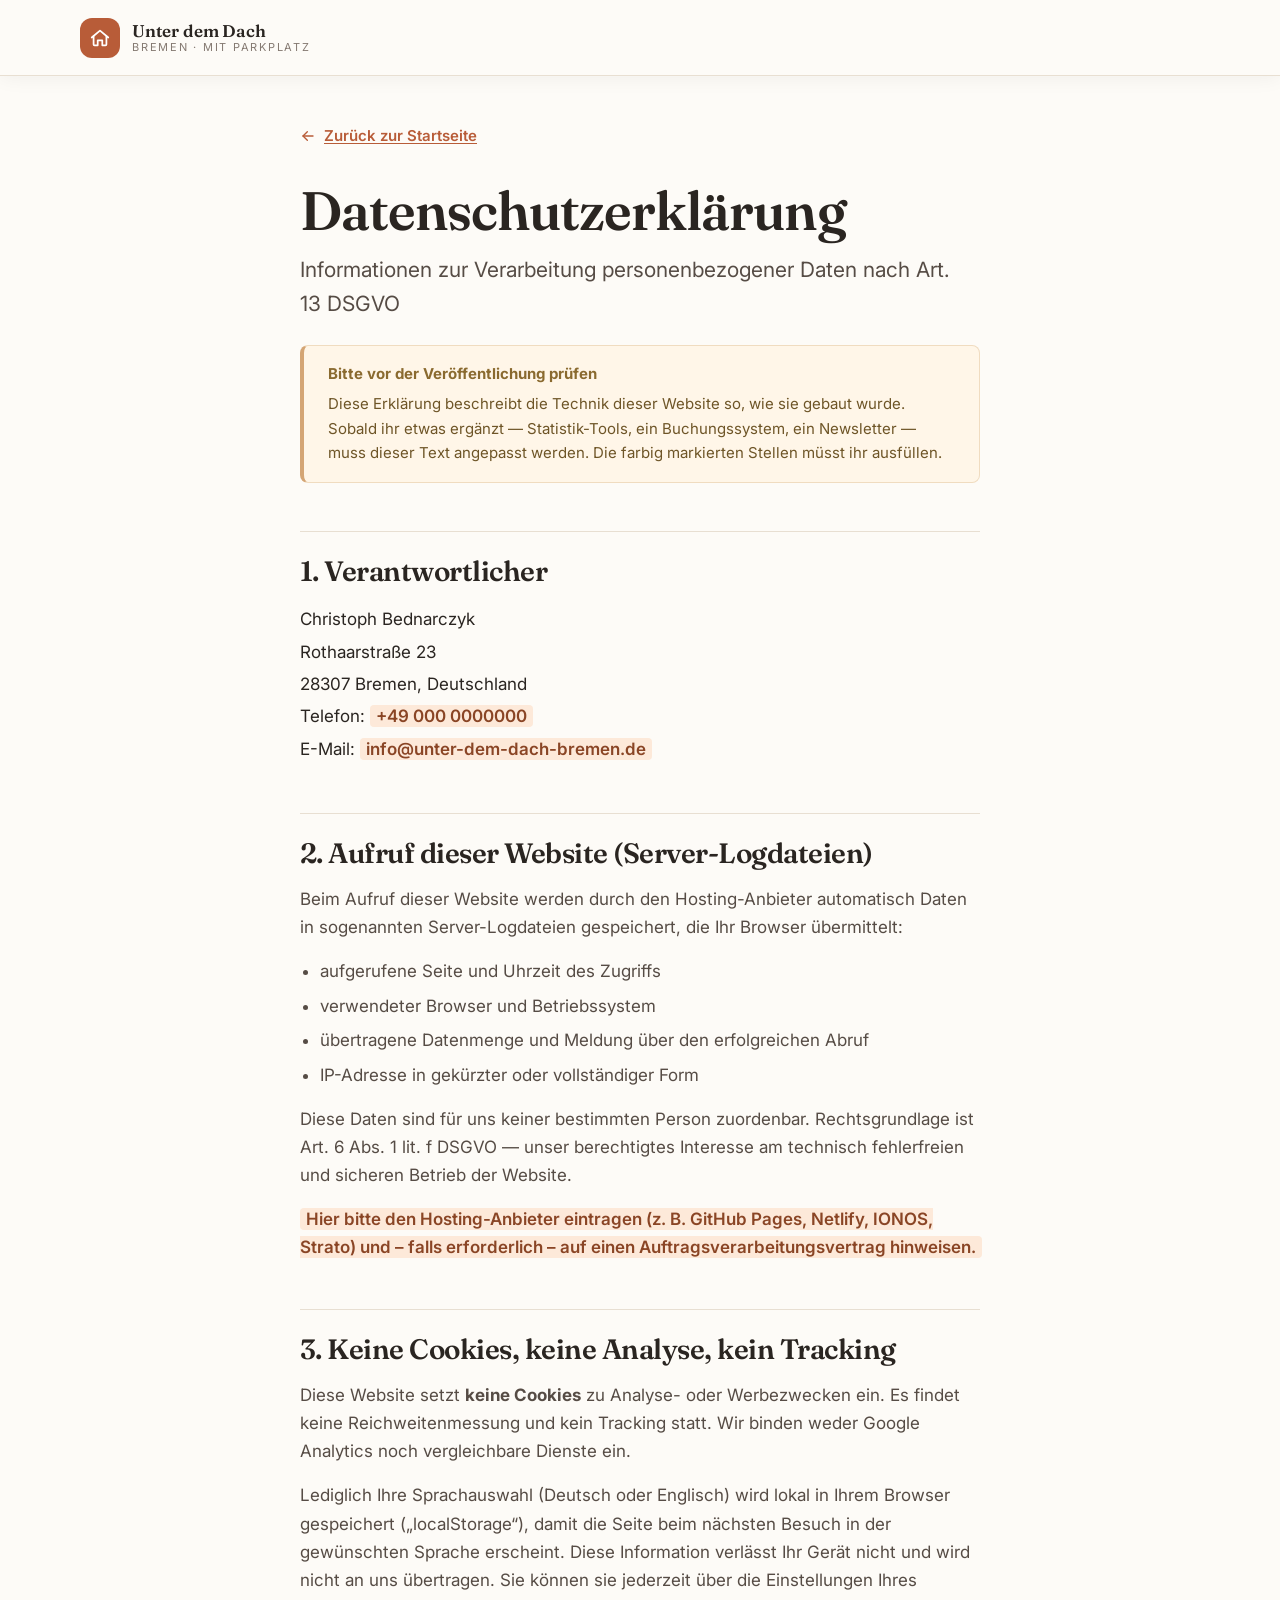
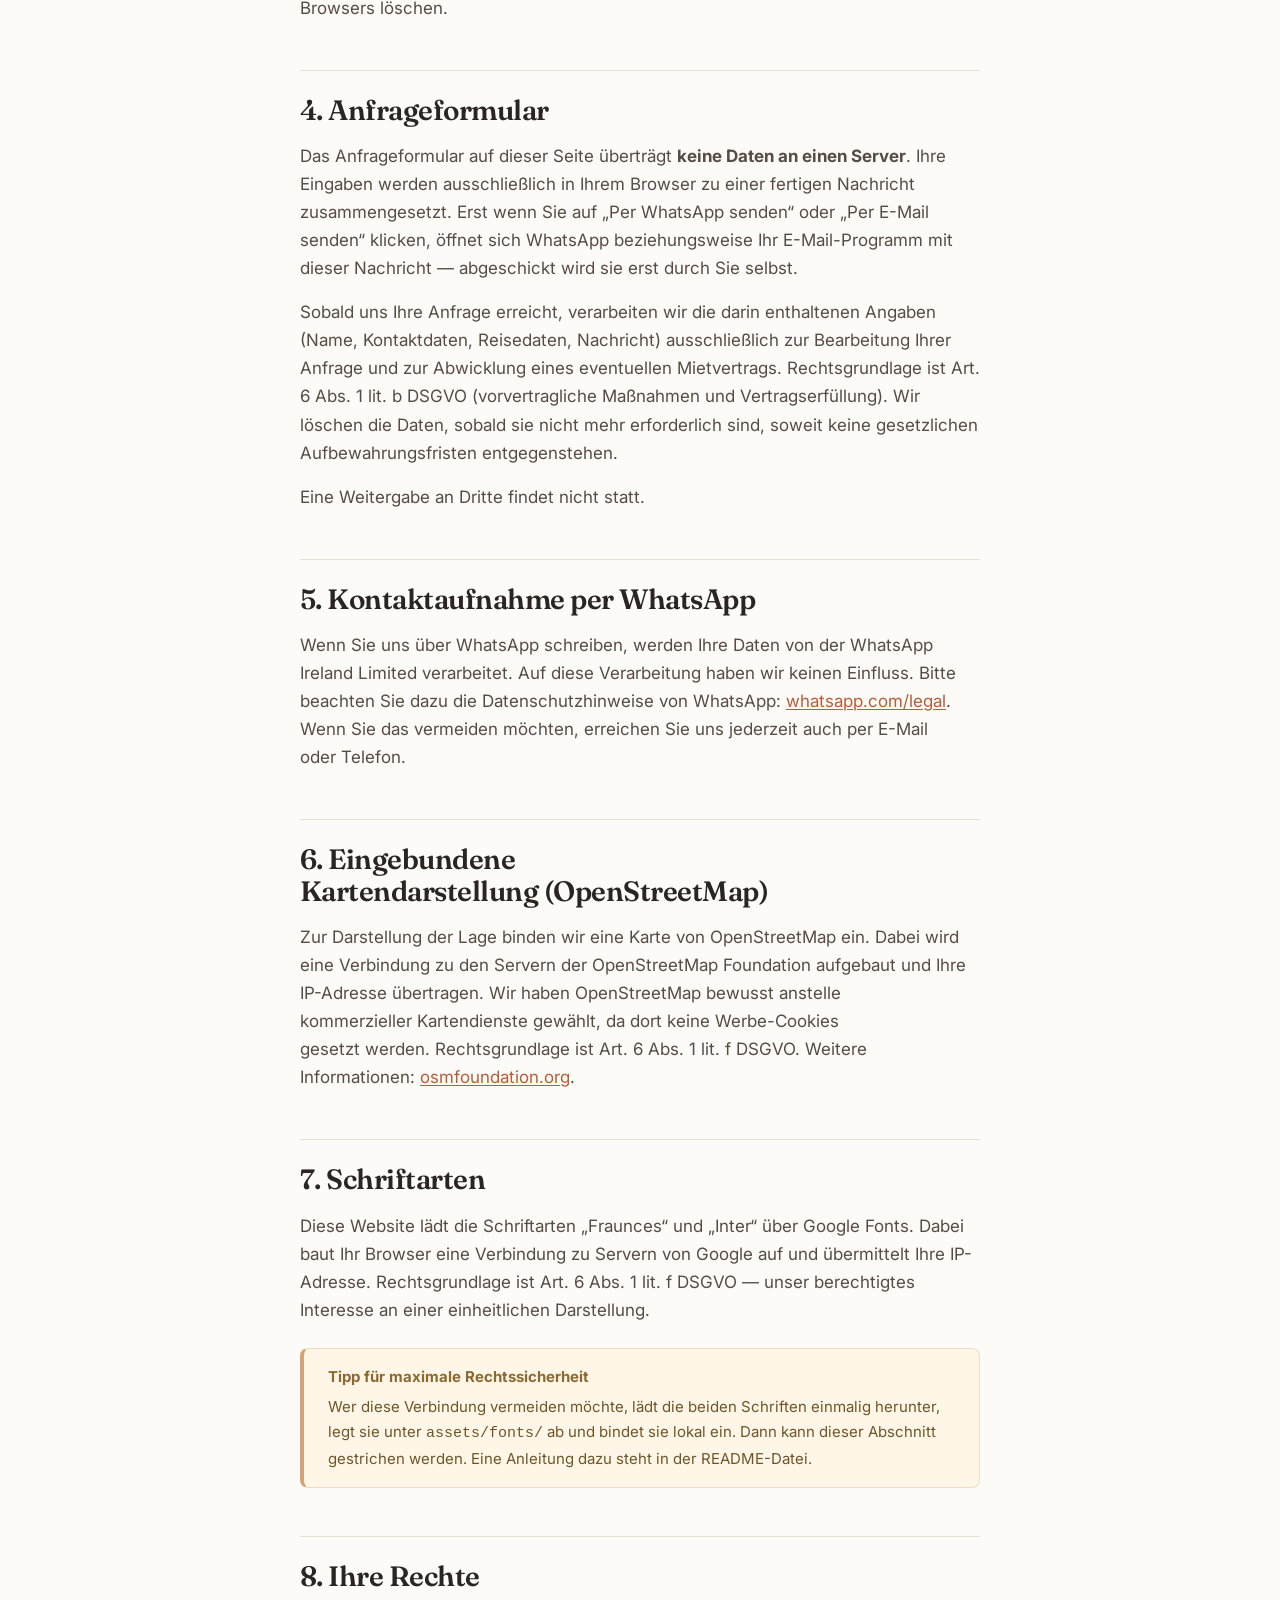
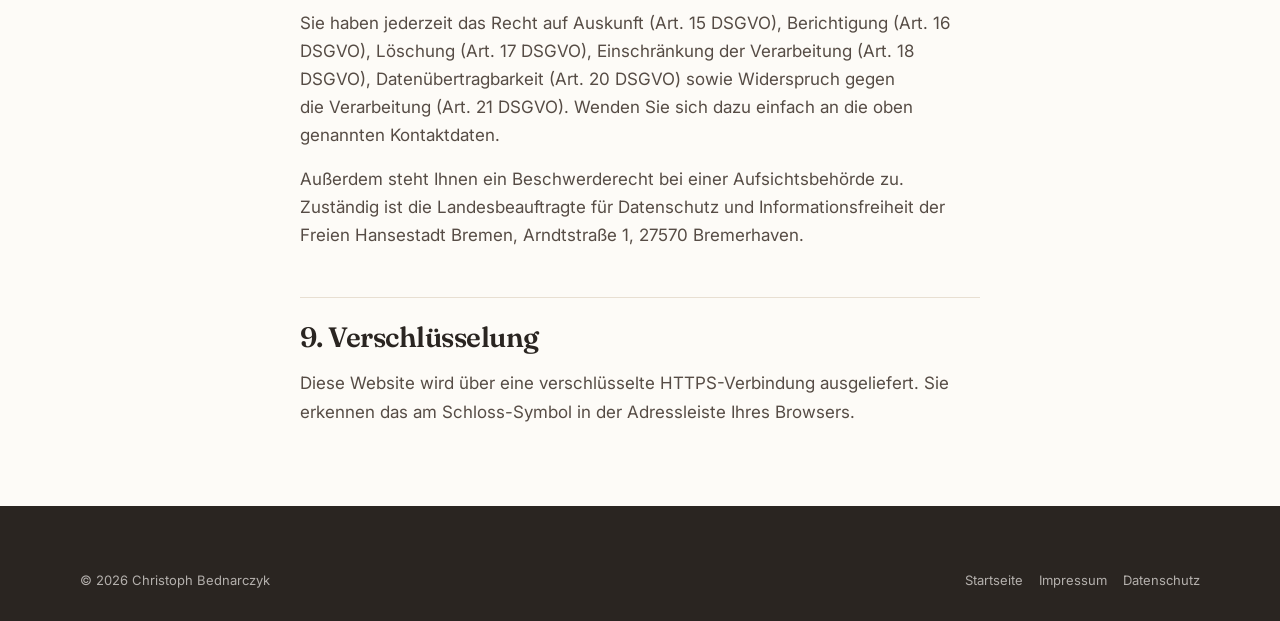
<file: datenschutz.html>
<!DOCTYPE html>
<html lang="de">
<head>
<meta charset="utf-8">
<meta name="viewport" content="width=device-width, initial-scale=1">
<title>Datenschutzerklärung · Unter dem Dach mit Parkplatz</title>
<meta name="robots" content="noindex, follow">
<meta name="theme-color" content="#B85C38">
<link rel="icon" href="data:image/svg+xml,%3Csvg xmlns='http://www.w3.org/2000/svg' viewBox='0 0 32 32'%3E%3Crect width='32' height='32' rx='8' fill='%23B85C38'/%3E%3Cpath d='M8 15.5 16 9l8 6.5V24a1 1 0 0 1-1 1h-4.5v-5.5h-5V25H9a1 1 0 0 1-1-1z' fill='%23fff'/%3E%3C/svg%3E">
<link rel="preconnect" href="https://fonts.googleapis.com">
<link rel="preconnect" href="https://fonts.gstatic.com" crossorigin>
<link rel="stylesheet" href="https://fonts.googleapis.com/css2?family=Fraunces:opsz,wght@9..144,500;9..144,600;9..144,700&family=Inter:wght@400;500;600;700&display=swap">
<link rel="stylesheet" href="assets/css/styles.css">
</head>
<body>
<svg width="0" height="0" style="position:absolute" aria-hidden="true"><defs>
<symbol id="i-roof" viewBox="0 0 24 24" fill="none" stroke="currentColor" stroke-width="1.9" stroke-linecap="round" stroke-linejoin="round"><path d="M3 11.5 12 4l9 7.5"/><path d="M5 10v9a1 1 0 0 0 1 1h3.5v-5.5h5V20H18a1 1 0 0 0 1-1v-9"/></symbol>
<symbol id="i-arrow-right" viewBox="0 0 24 24" fill="none" stroke="currentColor" stroke-width="2" stroke-linecap="round" stroke-linejoin="round"><path d="M4.5 12h15"/><path d="m13 5.5 6.5 6.5-6.5 6.5"/></symbol>
</defs></svg>

<header class="header is-stuck">
  <div class="container header__inner">
    <a class="brand" href="index.html">
      <span class="brand__mark"><svg><use href="#i-roof"/></svg></span>
      <span class="brand__text">
        <span class="brand__name">Unter dem Dach</span>
        <span class="brand__sub">Bremen · mit Parkplatz</span>
      </span>
    </a>
  </div>
</header>

<main class="legal">
  <div class="container legal__inner">
    <a class="legal__back" href="index.html"><svg><use href="#i-arrow-right"/></svg>Zurück zur Startseite</a>
    <h1>Datenschutzerklärung</h1>
    <p class="lede">Informationen zur Verarbeitung personenbezogener Daten nach Art. 13 DSGVO</p>

    <div class="todo">
      <strong>Bitte vor der Veröffentlichung prüfen</strong>
      <p>Diese Erklärung beschreibt die Technik dieser Website so, wie sie gebaut wurde.
         Sobald ihr etwas ergänzt — Statistik-Tools, ein Buchungssystem, ein Newsletter —
         muss dieser Text angepasst werden. Die farbig markierten Stellen müsst ihr ausfüllen.</p>
    </div>

    <h2>1. Verantwortlicher</h2>
    <address>
      Christoph Bednarczyk<br>
      Rothaarstraße 23<br>
      28307 Bremen, Deutschland<br>
      Telefon: <mark class="fill">+49 000 0000000</mark><br>
      E-Mail: <mark class="fill">info@unter-dem-dach-bremen.de</mark>
    </address>

    <h2>2. Aufruf dieser Website (Server-Logdateien)</h2>
    <p>Beim Aufruf dieser Website werden durch den Hosting-Anbieter automatisch Daten in
       sogenannten Server-Logdateien gespeichert, die Ihr Browser übermittelt:</p>
    <ul>
      <li>aufgerufene Seite und Uhrzeit des Zugriffs</li>
      <li>verwendeter Browser und Betriebssystem</li>
      <li>übertragene Datenmenge und Meldung über den erfolgreichen Abruf</li>
      <li>IP-Adresse in gekürzter oder vollständiger Form</li>
    </ul>
    <p>Diese Daten sind für uns keiner bestimmten Person zuordenbar. Rechtsgrundlage ist
       Art. 6 Abs. 1 lit. f DSGVO — unser berechtigtes Interesse am technisch fehlerfreien
       und sicheren Betrieb der Website.</p>
    <p><mark class="fill">Hier bitte den Hosting-Anbieter eintragen (z. B. GitHub Pages, Netlify,
       IONOS, Strato) und – falls erforderlich – auf einen Auftragsverarbeitungsvertrag hinweisen.</mark></p>

    <h2>3. Keine Cookies, keine Analyse, kein Tracking</h2>
    <p>Diese Website setzt <strong>keine Cookies</strong> zu Analyse- oder Werbezwecken ein.
       Es findet keine Reichweitenmessung und kein Tracking statt. Wir binden weder
       Google Analytics noch vergleichbare Dienste ein.</p>
    <p>Lediglich Ihre Sprachauswahl (Deutsch oder Englisch) wird lokal in Ihrem Browser
       gespeichert („localStorage“), damit die Seite beim nächsten Besuch in der gewünschten
       Sprache erscheint. Diese Information verlässt Ihr Gerät nicht und wird nicht an uns
       übertragen. Sie können sie jederzeit über die Einstellungen Ihres Browsers löschen.</p>

    <h2>4. Anfrageformular</h2>
    <p>Das Anfrageformular auf dieser Seite überträgt <strong>keine Daten an einen Server</strong>.
       Ihre Eingaben werden ausschließlich in Ihrem Browser zu einer fertigen Nachricht
       zusammengesetzt. Erst wenn Sie auf „Per WhatsApp senden“ oder „Per E-Mail senden“
       klicken, öffnet sich WhatsApp beziehungsweise Ihr E-Mail-Programm mit dieser Nachricht —
       abgeschickt wird sie erst durch Sie selbst.</p>
    <p>Sobald uns Ihre Anfrage erreicht, verarbeiten wir die darin enthaltenen Angaben
       (Name, Kontaktdaten, Reisedaten, Nachricht) ausschließlich zur Bearbeitung Ihrer Anfrage
       und zur Abwicklung eines eventuellen Mietvertrags. Rechtsgrundlage ist Art. 6 Abs. 1
       lit. b DSGVO (vorvertragliche Maßnahmen und Vertragserfüllung). Wir löschen die Daten,
       sobald sie nicht mehr erforderlich sind, soweit keine gesetzlichen Aufbewahrungsfristen
       entgegenstehen.</p>
    <p>Eine Weitergabe an Dritte findet nicht statt.</p>

    <h2>5. Kontaktaufnahme per WhatsApp</h2>
    <p>Wenn Sie uns über WhatsApp schreiben, werden Ihre Daten von der WhatsApp Ireland Limited
       verarbeitet. Auf diese Verarbeitung haben wir keinen Einfluss. Bitte beachten Sie dazu
       die Datenschutzhinweise von WhatsApp:
       <a href="https://www.whatsapp.com/legal/privacy-policy-eea" target="_blank" rel="noopener">whatsapp.com/legal</a>.
       Wenn Sie das vermeiden möchten, erreichen Sie uns jederzeit auch per E-Mail oder Telefon.</p>

    <h2>6. Eingebundene Kartendarstellung (OpenStreetMap)</h2>
    <p>Zur Darstellung der Lage binden wir eine Karte von OpenStreetMap ein. Dabei wird eine
       Verbindung zu den Servern der OpenStreetMap Foundation aufgebaut und Ihre IP-Adresse
       übertragen. Wir haben OpenStreetMap bewusst anstelle kommerzieller Kartendienste gewählt,
       da dort keine Werbe-Cookies gesetzt werden. Rechtsgrundlage ist Art. 6 Abs. 1 lit. f DSGVO.
       Weitere Informationen:
       <a href="https://osmfoundation.org/wiki/Privacy_Policy" target="_blank" rel="noopener">osmfoundation.org</a>.</p>

    <h2>7. Schriftarten</h2>
    <p>Diese Website lädt die Schriftarten „Fraunces“ und „Inter“ über Google Fonts. Dabei baut
       Ihr Browser eine Verbindung zu Servern von Google auf und übermittelt Ihre IP-Adresse.
       Rechtsgrundlage ist Art. 6 Abs. 1 lit. f DSGVO — unser berechtigtes Interesse an einer
       einheitlichen Darstellung.</p>
    <div class="todo">
      <strong>Tipp für maximale Rechtssicherheit</strong>
      <p>Wer diese Verbindung vermeiden möchte, lädt die beiden Schriften einmalig herunter,
         legt sie unter <code>assets/fonts/</code> ab und bindet sie lokal ein. Dann kann
         dieser Abschnitt gestrichen werden. Eine Anleitung dazu steht in der README-Datei.</p>
    </div>

    <h2>8. Ihre Rechte</h2>
    <p>Sie haben jederzeit das Recht auf Auskunft (Art. 15 DSGVO), Berichtigung (Art. 16 DSGVO),
       Löschung (Art. 17 DSGVO), Einschränkung der Verarbeitung (Art. 18 DSGVO),
       Datenübertragbarkeit (Art. 20 DSGVO) sowie Widerspruch gegen die Verarbeitung
       (Art. 21 DSGVO). Wenden Sie sich dazu einfach an die oben genannten Kontaktdaten.</p>
    <p>Außerdem steht Ihnen ein Beschwerderecht bei einer Aufsichtsbehörde zu. Zuständig ist
       die Landesbeauftragte für Datenschutz und Informationsfreiheit der Freien Hansestadt
       Bremen, Arndtstraße 1, 27570 Bremerhaven.</p>

    <h2>9. Verschlüsselung</h2>
    <p>Diese Website wird über eine verschlüsselte HTTPS-Verbindung ausgeliefert. Sie erkennen
       das am Schloss-Symbol in der Adressleiste Ihres Browsers.</p>
  </div>
</main>

<footer class="footer">
  <div class="container">
    <div class="footer__bottom" style="border-top:0;padding-top:0">
      <span>© 2026 Christoph Bednarczyk</span>
      <nav class="footer__legal" aria-label="Rechtliches">
        <a href="index.html">Startseite</a>
        <a href="impressum.html">Impressum</a>
        <a href="datenschutz.html">Datenschutz</a>
      </nav>
    </div>
  </div>
</footer>
</body>
</html>
</file>
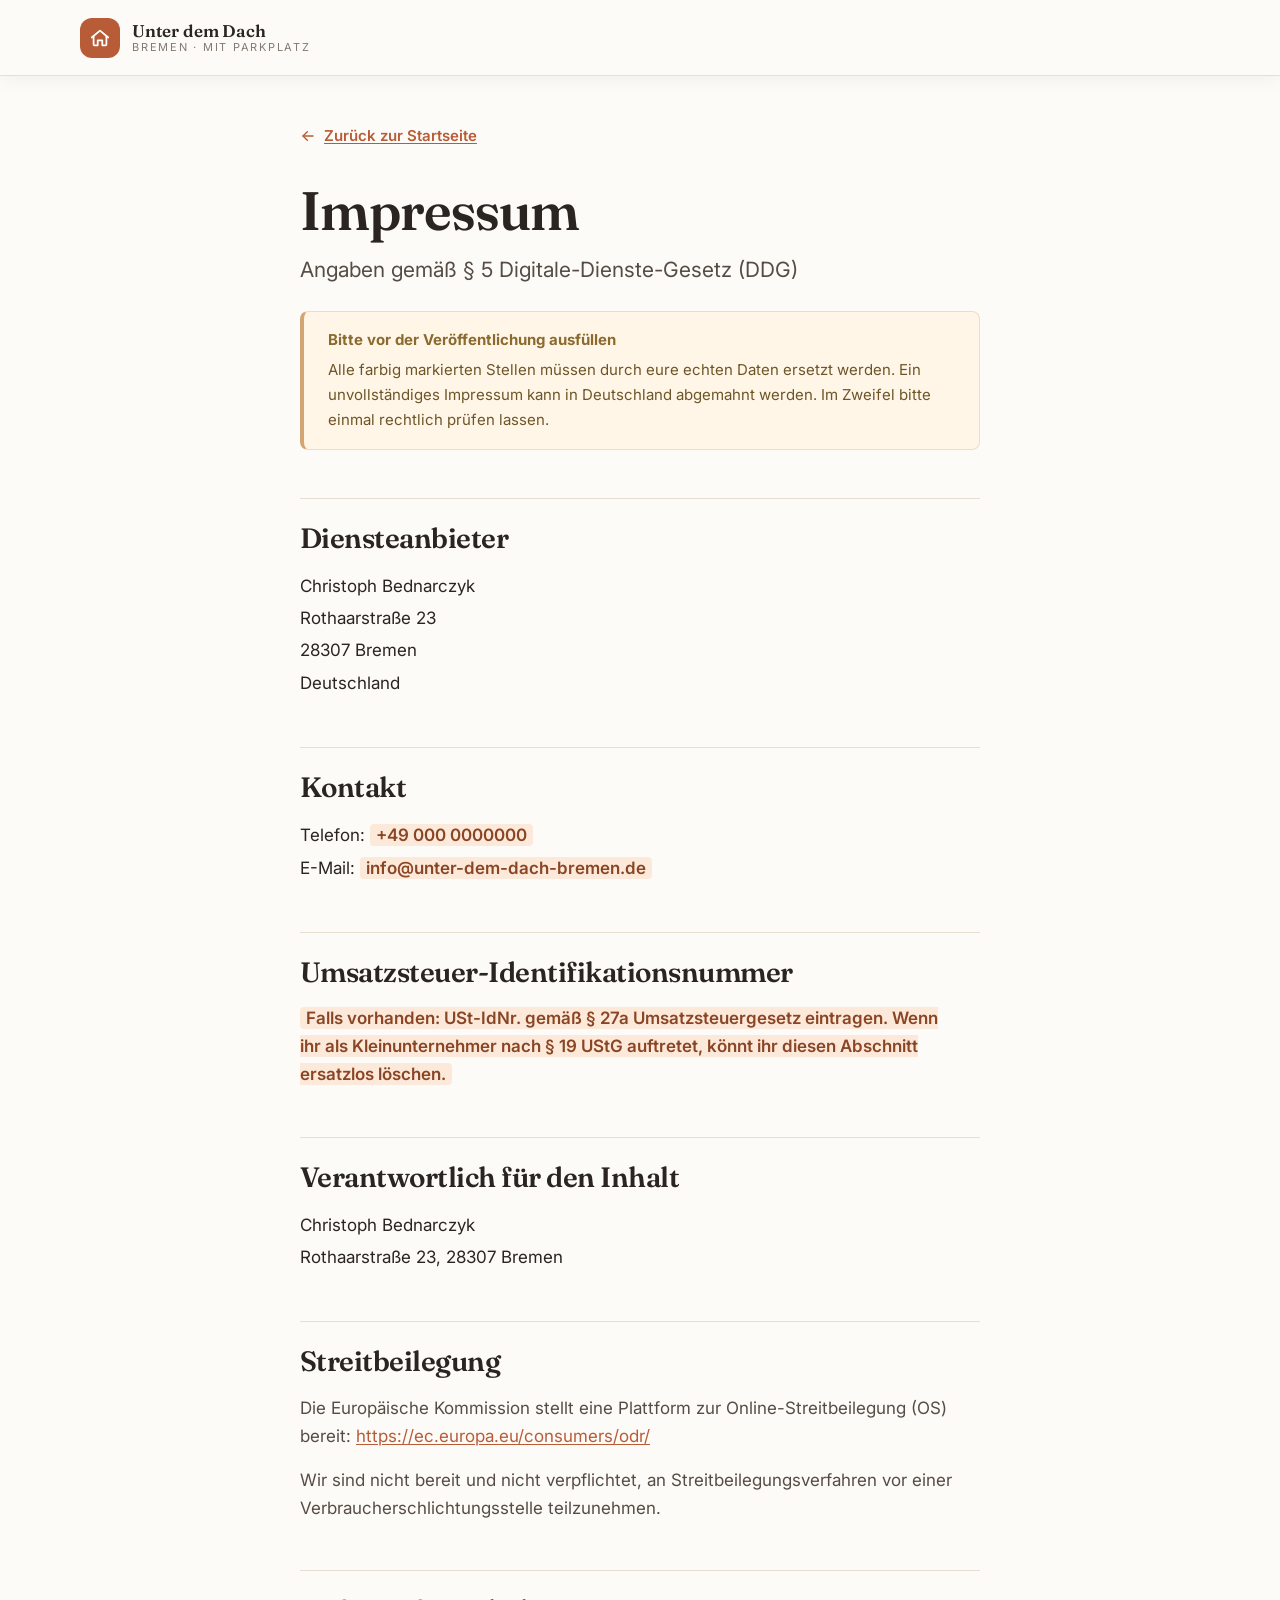
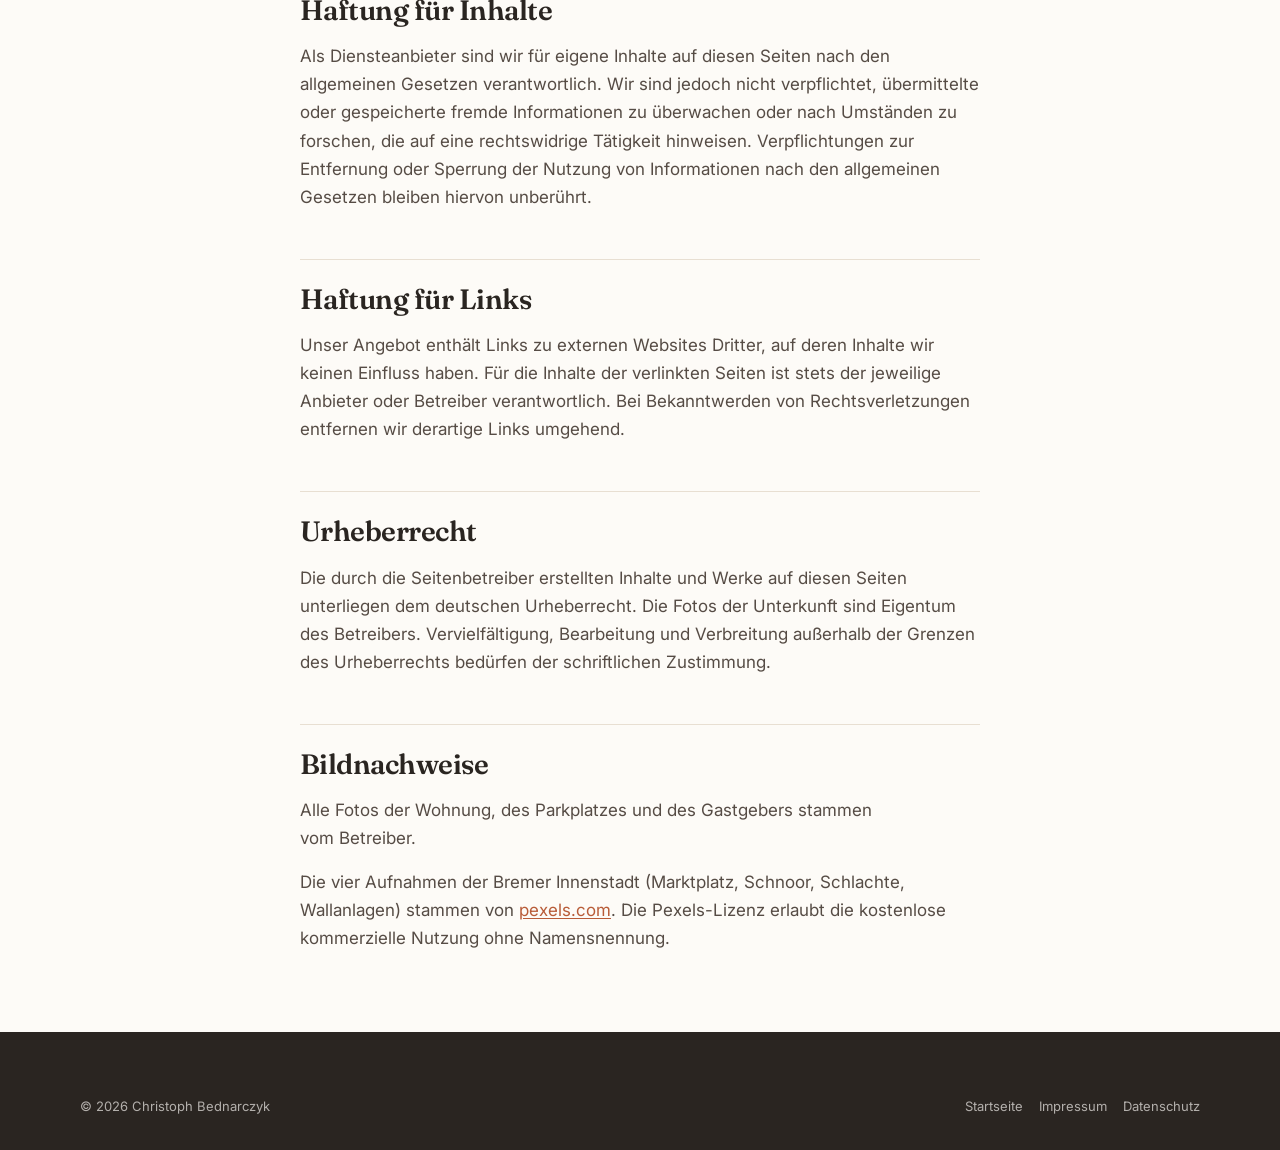
<file: impressum.html>
<!DOCTYPE html>
<html lang="de">
<head>
<meta charset="utf-8">
<meta name="viewport" content="width=device-width, initial-scale=1">
<title>Impressum · Unter dem Dach mit Parkplatz</title>
<meta name="robots" content="noindex, follow">
<meta name="theme-color" content="#B85C38">
<link rel="icon" href="data:image/svg+xml,%3Csvg xmlns='http://www.w3.org/2000/svg' viewBox='0 0 32 32'%3E%3Crect width='32' height='32' rx='8' fill='%23B85C38'/%3E%3Cpath d='M8 15.5 16 9l8 6.5V24a1 1 0 0 1-1 1h-4.5v-5.5h-5V25H9a1 1 0 0 1-1-1z' fill='%23fff'/%3E%3C/svg%3E">
<link rel="preconnect" href="https://fonts.googleapis.com">
<link rel="preconnect" href="https://fonts.gstatic.com" crossorigin>
<link rel="stylesheet" href="https://fonts.googleapis.com/css2?family=Fraunces:opsz,wght@9..144,500;9..144,600;9..144,700&family=Inter:wght@400;500;600;700&display=swap">
<link rel="stylesheet" href="assets/css/styles.css">
</head>
<body>
<svg width="0" height="0" style="position:absolute" aria-hidden="true"><defs>
<symbol id="i-roof" viewBox="0 0 24 24" fill="none" stroke="currentColor" stroke-width="1.9" stroke-linecap="round" stroke-linejoin="round"><path d="M3 11.5 12 4l9 7.5"/><path d="M5 10v9a1 1 0 0 0 1 1h3.5v-5.5h5V20H18a1 1 0 0 0 1-1v-9"/></symbol>
<symbol id="i-arrow-right" viewBox="0 0 24 24" fill="none" stroke="currentColor" stroke-width="2" stroke-linecap="round" stroke-linejoin="round"><path d="M4.5 12h15"/><path d="m13 5.5 6.5 6.5-6.5 6.5"/></symbol>
</defs></svg>

<header class="header is-stuck">
  <div class="container header__inner">
    <a class="brand" href="index.html">
      <span class="brand__mark"><svg><use href="#i-roof"/></svg></span>
      <span class="brand__text">
        <span class="brand__name">Unter dem Dach</span>
        <span class="brand__sub">Bremen · mit Parkplatz</span>
      </span>
    </a>
  </div>
</header>

<main class="legal">
  <div class="container legal__inner">
    <a class="legal__back" href="index.html"><svg><use href="#i-arrow-right"/></svg>Zurück zur Startseite</a>
    <h1>Impressum</h1>
    <p class="lede">Angaben gemäß § 5 Digitale-Dienste-Gesetz (DDG)</p>

    <div class="todo">
      <strong>Bitte vor der Veröffentlichung ausfüllen</strong>
      <p>Alle farbig markierten Stellen müssen durch eure echten Daten ersetzt werden.
         Ein unvollständiges Impressum kann in Deutschland abgemahnt werden. Im Zweifel
         bitte einmal rechtlich prüfen lassen.</p>
    </div>

    <h2>Diensteanbieter</h2>
    <address>
      Christoph Bednarczyk<br>
      Rothaarstraße 23<br>
      28307 Bremen<br>
      Deutschland
    </address>

    <h2>Kontakt</h2>
    <address>
      Telefon: <mark class="fill">+49 000 0000000</mark><br>
      E-Mail: <mark class="fill">info@unter-dem-dach-bremen.de</mark>
    </address>

    <h2>Umsatzsteuer-Identifikationsnummer</h2>
    <p><mark class="fill">Falls vorhanden: USt-IdNr. gemäß § 27a Umsatzsteuergesetz eintragen.
       Wenn ihr als Kleinunternehmer nach § 19 UStG auftretet, könnt ihr diesen Abschnitt
       ersatzlos löschen.</mark></p>

    <h2>Verantwortlich für den Inhalt</h2>
    <address>
      Christoph Bednarczyk<br>
      Rothaarstraße 23, 28307 Bremen
    </address>

    <h2>Streitbeilegung</h2>
    <p>Die Europäische Kommission stellt eine Plattform zur Online-Streitbeilegung (OS) bereit:
       <a href="https://ec.europa.eu/consumers/odr/" target="_blank" rel="noopener">https://ec.europa.eu/consumers/odr/</a></p>
    <p>Wir sind nicht bereit und nicht verpflichtet, an Streitbeilegungsverfahren vor einer
       Verbraucherschlichtungsstelle teilzunehmen.</p>

    <h2>Haftung für Inhalte</h2>
    <p>Als Diensteanbieter sind wir für eigene Inhalte auf diesen Seiten nach den allgemeinen
       Gesetzen verantwortlich. Wir sind jedoch nicht verpflichtet, übermittelte oder
       gespeicherte fremde Informationen zu überwachen oder nach Umständen zu forschen, die
       auf eine rechtswidrige Tätigkeit hinweisen. Verpflichtungen zur Entfernung oder Sperrung
       der Nutzung von Informationen nach den allgemeinen Gesetzen bleiben hiervon unberührt.</p>

    <h2>Haftung für Links</h2>
    <p>Unser Angebot enthält Links zu externen Websites Dritter, auf deren Inhalte wir keinen
       Einfluss haben. Für die Inhalte der verlinkten Seiten ist stets der jeweilige Anbieter
       oder Betreiber verantwortlich. Bei Bekanntwerden von Rechtsverletzungen entfernen wir
       derartige Links umgehend.</p>

    <h2>Urheberrecht</h2>
    <p>Die durch die Seitenbetreiber erstellten Inhalte und Werke auf diesen Seiten unterliegen
       dem deutschen Urheberrecht. Die Fotos der Unterkunft sind Eigentum des Betreibers.
       Vervielfältigung, Bearbeitung und Verbreitung außerhalb der Grenzen des Urheberrechts
       bedürfen der schriftlichen Zustimmung.</p>

    <h2>Bildnachweise</h2>
    <p>Alle Fotos der Wohnung, des Parkplatzes und des Gastgebers stammen vom Betreiber.</p>
    <p>Die vier Aufnahmen der Bremer Innenstadt (Marktplatz, Schnoor, Schlachte, Wallanlagen)
       stammen von <a href="https://www.pexels.com" target="_blank" rel="noopener">pexels.com</a>.
       Die Pexels-Lizenz erlaubt die kostenlose kommerzielle Nutzung ohne Namensnennung.</p>
  </div>
</main>

<footer class="footer">
  <div class="container">
    <div class="footer__bottom" style="border-top:0;padding-top:0">
      <span>© 2026 Christoph Bednarczyk</span>
      <nav class="footer__legal" aria-label="Rechtliches">
        <a href="index.html">Startseite</a>
        <a href="impressum.html">Impressum</a>
        <a href="datenschutz.html">Datenschutz</a>
      </nav>
    </div>
  </div>
</footer>
</body>
</html>
</file>
<file: assets/css/styles.css>
/* ==========================================================================
   Unter dem Dach mit Parkplatz — Bremen
   Design-System & Styles
   ========================================================================== */

/* --------------------------------------------------------------------------
   1. Design-Tokens
   -------------------------------------------------------------------------- */
:root {
  /* Farben — warm, hochwertig, einladend */
  --c-bg:            #FDFBF7;
  --c-bg-alt:        #F6F0E7;
  --c-bg-deep:       #2A2521;
  --c-surface:       #FFFFFF;

  --c-ink:           #2A2521;
  --c-ink-soft:      #564C45;
  --c-ink-muted:     #857A72;
  --c-ink-invert:    #FDFBF7;

  --c-accent:        #B85C38;
  --c-accent-hover:  #9C4728;
  --c-accent-soft:   #F7E9E1;
  --c-accent-ring:   rgba(184, 92, 56, .28);

  --c-sage:          #7C8B72;
  --c-sage-soft:     #EDF1E9;
  --c-gold:          #D4A574;

  --c-line:          #E8DFD2;
  --c-line-strong:   #D6C9B6;

  /* Typografie */
  --f-display: "Fraunces", "Iowan Old Style", "Palatino Linotype", Palatino, Georgia, serif;
  --f-body:    "Inter", -apple-system, BlinkMacSystemFont, "Segoe UI", Roboto, "Helvetica Neue", Arial, sans-serif;

  --t-xs:   0.8125rem;
  --t-sm:   0.9375rem;
  --t-base: clamp(1rem, 0.97rem + 0.15vw, 1.0625rem);
  --t-lg:   clamp(1.125rem, 1.06rem + 0.32vw, 1.3125rem);
  --t-xl:   clamp(1.375rem, 1.24rem + 0.65vw, 1.75rem);
  --t-2xl:  clamp(1.75rem, 1.5rem + 1.2vw, 2.5rem);
  --t-3xl:  clamp(2.125rem, 1.7rem + 2.1vw, 3.5rem);
  --t-4xl:  clamp(2.5rem, 1.8rem + 3.4vw, 4.5rem);

  /* Abstände */
  --s-1: 0.25rem;  --s-2: 0.5rem;   --s-3: 0.75rem;  --s-4: 1rem;
  --s-5: 1.5rem;   --s-6: 2rem;     --s-7: 2.5rem;   --s-8: 3rem;
  --s-9: 4rem;     --s-10: 5rem;    --s-11: 6.5rem;

  --section-y: clamp(3.5rem, 2rem + 6vw, 7rem);
  --gutter:    clamp(1.125rem, 0.5rem + 2.5vw, 2.5rem);
  --maxw:      1200px;
  --maxw-text: 68ch;

  /* Radien & Schatten */
  --r-sm: 8px;   --r-md: 14px;  --r-lg: 22px;  --r-xl: 32px;  --r-full: 999px;

  --sh-sm: 0 1px 2px rgba(42, 37, 33, .05), 0 2px 8px rgba(42, 37, 33, .04);
  --sh-md: 0 2px 6px rgba(42, 37, 33, .06), 0 12px 28px rgba(42, 37, 33, .07);
  --sh-lg: 0 4px 12px rgba(42, 37, 33, .07), 0 24px 56px rgba(42, 37, 33, .10);
  --sh-xl: 0 8px 20px rgba(42, 37, 33, .09), 0 40px 90px rgba(42, 37, 33, .14);

  /* Bewegung */
  --e-out:   cubic-bezier(.22, 1, .36, 1);
  --e-soft:  cubic-bezier(.4, 0, .2, 1);
  --d-fast:  .18s;
  --d-base:  .32s;
  --d-slow:  .6s;

  --header-h: 76px;
}

/* --------------------------------------------------------------------------
   2. Reset & Basis
   -------------------------------------------------------------------------- */
*, *::before, *::after { box-sizing: border-box; }

html {
  -webkit-text-size-adjust: 100%;
  scroll-behavior: smooth;
  scroll-padding-top: calc(var(--header-h) + 12px);
}

body {
  margin: 0;
  background: var(--c-bg);
  color: var(--c-ink);
  font-family: var(--f-body);
  font-size: var(--t-base);
  line-height: 1.65;
  -webkit-font-smoothing: antialiased;
  -moz-osx-font-smoothing: grayscale;
  overflow-x: hidden;
}

body.is-locked { overflow: hidden; }

h1, h2, h3, h4 {
  font-family: var(--f-display);
  font-weight: 600;
  line-height: 1.12;
  letter-spacing: -0.018em;
  color: var(--c-ink);
  margin: 0 0 var(--s-4);
  text-wrap: balance;
}

h1 { font-size: var(--t-4xl); }
h2 { font-size: var(--t-3xl); }
h3 { font-size: var(--t-xl); }
h4 { font-size: var(--t-lg); }

p { margin: 0 0 var(--s-4); text-wrap: pretty; }
p:last-child { margin-bottom: 0; }

a { color: inherit; text-decoration: none; }

img, picture, svg, video { max-width: 100%; display: block; }
img { height: auto; image-orientation: from-image; }

ul, ol { margin: 0; padding: 0; list-style: none; }

button, input, select, textarea { font: inherit; color: inherit; }
button { background: none; border: 0; cursor: pointer; }

:focus-visible {
  outline: 3px solid var(--c-accent);
  outline-offset: 3px;
  border-radius: 4px;
}

::selection { background: var(--c-accent); color: #fff; }

.visually-hidden {
  position: absolute !important;
  width: 1px; height: 1px;
  padding: 0; margin: -1px;
  overflow: hidden; clip: rect(0 0 0 0); clip-path: inset(50%);
  white-space: nowrap; border: 0;
}

.skip-link {
  position: absolute; top: -100%; left: var(--s-4); z-index: 999;
  background: var(--c-accent); color: #fff;
  padding: var(--s-3) var(--s-5); border-radius: var(--r-md);
  font-weight: 600;
}
.skip-link:focus { top: var(--s-4); }

/* --------------------------------------------------------------------------
   3. Layout-Bausteine
   -------------------------------------------------------------------------- */
.container {
  width: 100%;
  max-width: var(--maxw);
  margin-inline: auto;
  padding-inline: var(--gutter);
}
.container--wide { max-width: 1440px; }

.section { padding-block: var(--section-y); position: relative; }
.section--alt { background: var(--c-bg-alt); }
.section--deep { background: var(--c-bg-deep); color: var(--c-ink-invert); }
.section--deep h2, .section--deep h3 { color: var(--c-ink-invert); }

.section-head {
  max-width: 62ch;
  margin-bottom: clamp(2rem, 1rem + 3vw, 3.5rem);
}
.section-head--center { margin-inline: auto; text-align: center; }

.eyebrow {
  display: inline-flex;
  align-items: center;
  gap: var(--s-2);
  font-size: var(--t-xs);
  font-weight: 600;
  letter-spacing: .14em;
  text-transform: uppercase;
  color: var(--c-accent);
  margin-bottom: var(--s-3);
}
.eyebrow::before {
  content: "";
  width: 26px; height: 2px;
  background: currentColor;
  border-radius: 2px;
}
.section-head--center .eyebrow::before { display: none; }

.lede {
  font-size: var(--t-lg);
  color: var(--c-ink-soft);
  line-height: 1.6;
}

/* --------------------------------------------------------------------------
   4. Buttons
   -------------------------------------------------------------------------- */
.btn {
  --btn-bg: var(--c-accent);
  --btn-fg: #fff;
  display: inline-flex;
  align-items: center;
  justify-content: center;
  gap: var(--s-2);
  padding: 0.95rem 1.75rem;
  background: var(--btn-bg);
  color: var(--btn-fg);
  border-radius: var(--r-full);
  font-weight: 600;
  font-size: var(--t-sm);
  letter-spacing: .01em;
  line-height: 1.2;
  text-align: center;
  border: 1.5px solid transparent;
  cursor: pointer;
  transition: transform var(--d-fast) var(--e-out),
              box-shadow var(--d-base) var(--e-out),
              background-color var(--d-base) var(--e-soft),
              color var(--d-base) var(--e-soft),
              border-color var(--d-base) var(--e-soft);
  box-shadow: 0 2px 6px var(--c-accent-ring);
}
.btn:hover { background: var(--c-accent-hover); transform: translateY(-2px); box-shadow: 0 8px 22px var(--c-accent-ring); }
.btn:active { transform: translateY(0); }

.btn--ghost {
  --btn-bg: transparent;
  --btn-fg: var(--c-ink);
  border-color: var(--c-line-strong);
  box-shadow: none;
}
.btn--ghost:hover {
  background: var(--c-ink);
  color: var(--c-bg);
  border-color: var(--c-ink);
  box-shadow: var(--sh-md);
}

.btn--light {
  --btn-bg: rgba(255,255,255,.14);
  --btn-fg: #fff;
  border-color: rgba(255,255,255,.5);
  box-shadow: none;
  backdrop-filter: blur(8px);
  -webkit-backdrop-filter: blur(8px);
}
.btn--light:hover { background: #fff; color: var(--c-ink); border-color: #fff; }

.btn--whatsapp { --btn-bg: #25D366; box-shadow: 0 2px 6px rgba(37,211,102,.3); }
.btn--whatsapp:hover { background: #1FB855; box-shadow: 0 8px 22px rgba(37,211,102,.32); }

.btn--lg { padding: 1.1rem 2.25rem; font-size: var(--t-base); }
.btn--block { width: 100%; }
.btn--sm { padding: .6rem 1.1rem; font-size: var(--t-xs); }

.btn svg { width: 1.15em; height: 1.15em; flex: none; }

/* --------------------------------------------------------------------------
   5. Bild-Rahmen mit automatischem Platzhalter
   -------------------------------------------------------------------------- */
.media {
  position: relative;
  overflow: hidden;
  border-radius: var(--r-lg);
  background: linear-gradient(135deg, #EFE6D9 0%, #E4D6C4 48%, #DCC9B2 100%);
  isolation: isolate;
}
.media img {
  width: 100%; height: 100%;
  object-fit: cover;
  transition: transform 1.1s var(--e-out), opacity var(--d-slow) var(--e-soft);
}
.media img[data-loading="1"] { opacity: 0; }

/* Platzhalter, solange kein Foto vorhanden ist */
.media__ph {
  position: absolute; inset: 0;
  display: none;
  flex-direction: column;
  align-items: center;
  justify-content: center;
  gap: var(--s-3);
  text-align: center;
  padding: var(--s-5);
  color: #A18A6E;
  background:
    radial-gradient(120% 120% at 20% 10%, rgba(255,255,255,.75), transparent 55%),
    linear-gradient(135deg, #F2E9DC 0%, #E6D8C4 55%, #DCCAB1 100%);
}
.media__ph svg { width: 34px; height: 34px; opacity: .55; }
.media__ph span {
  font-family: var(--f-display);
  font-size: var(--t-sm);
  font-weight: 600;
  letter-spacing: .02em;
}
.media__ph small {
  font-size: 0.6875rem;
  letter-spacing: .1em;
  text-transform: uppercase;
  opacity: .7;
}
.media.is-placeholder .media__ph { display: flex; }
.media.is-placeholder img { display: none; }

/* --------------------------------------------------------------------------
   6. Header
   -------------------------------------------------------------------------- */
.header {
  position: fixed;
  inset: 0 0 auto 0;
  z-index: 100;
  height: var(--header-h);
  display: flex;
  align-items: center;
  transition: background-color var(--d-base) var(--e-soft),
              box-shadow var(--d-base) var(--e-soft),
              border-color var(--d-base) var(--e-soft);
  border-bottom: 1px solid transparent;
}
.header__inner {
  display: flex;
  align-items: center;
  gap: var(--s-5);
  width: 100%;
}

.header.is-stuck {
  background: rgba(253, 251, 247, .88);
  backdrop-filter: saturate(180%) blur(14px);
  -webkit-backdrop-filter: saturate(180%) blur(14px);
  border-bottom-color: var(--c-line);
  box-shadow: 0 1px 20px rgba(42,37,33,.06);
}

.brand { display: flex; align-items: center; gap: var(--s-3); margin-right: auto; }
.brand__mark {
  width: 40px; height: 40px; flex: none;
  display: grid; place-items: center;
  border-radius: 12px;
  background: var(--c-accent);
  color: #fff;
  transition: transform var(--d-base) var(--e-out);
}
.brand:hover .brand__mark { transform: rotate(-6deg) scale(1.05); }
.brand__mark svg { width: 22px; height: 22px; }
.brand__text { display: flex; flex-direction: column; line-height: 1.15; }
.brand__name {
  font-family: var(--f-display);
  font-weight: 600;
  font-size: 1.0625rem;
  letter-spacing: -.01em;
  color: var(--c-ink);
  transition: color var(--d-base) var(--e-soft);
}
.brand__sub {
  font-size: 0.6875rem;
  letter-spacing: .16em;
  text-transform: uppercase;
  color: var(--c-ink-muted);
  transition: color var(--d-base) var(--e-soft);
}

.nav { display: flex; align-items: center; gap: var(--s-5); }
.nav a {
  font-size: var(--t-sm);
  font-weight: 500;
  color: var(--c-ink-soft);
  position: relative;
  padding-block: 4px;
  transition: color var(--d-base) var(--e-soft);
}
.nav a::after {
  content: "";
  position: absolute;
  left: 0; right: 0; bottom: 0;
  height: 2px;
  background: var(--c-accent);
  border-radius: 2px;
  transform: scaleX(0);
  transform-origin: left;
  transition: transform var(--d-base) var(--e-out);
}
.nav a:hover { color: var(--c-accent); }
.nav a:hover::after, .nav a.is-active::after { transform: scaleX(1); }

.header__tools { display: flex; align-items: center; gap: var(--s-3); }

/* Header über dem Hero (transparent, helle Schrift) */
.header:not(.is-stuck) .brand__name,
.header:not(.is-stuck) .nav a { color: rgba(255,255,255,.94); }
.header:not(.is-stuck) .brand__sub { color: rgba(255,255,255,.7); }
.header:not(.is-stuck) .brand__mark { background: rgba(255,255,255,.16); backdrop-filter: blur(8px); }
.header:not(.is-stuck) .nav a:hover { color: #fff; }
.header:not(.is-stuck) .nav a::after { background: #fff; }
.header:not(.is-stuck) .lang { border-color: rgba(255,255,255,.4); }
.header:not(.is-stuck) .lang__btn { color: rgba(255,255,255,.8); }
.header:not(.is-stuck) .lang__btn.is-active { background: rgba(255,255,255,.95); color: var(--c-ink); }
.header:not(.is-stuck) .burger { color: #fff; border-color: rgba(255,255,255,.4); }

/* Sprachumschalter */
.lang {
  display: inline-flex;
  align-items: center;
  border: 1.5px solid var(--c-line-strong);
  border-radius: var(--r-full);
  padding: 3px;
  gap: 2px;
  transition: border-color var(--d-base) var(--e-soft);
}
.lang__btn {
  padding: .28rem .7rem;
  border-radius: var(--r-full);
  font-size: 0.75rem;
  font-weight: 700;
  letter-spacing: .06em;
  color: var(--c-ink-muted);
  transition: background-color var(--d-base) var(--e-soft), color var(--d-base) var(--e-soft);
}
.lang__btn.is-active { background: var(--c-ink); color: var(--c-bg); }

/* Mobile-Menü */
.burger {
  display: none;
  width: 44px; height: 44px;
  align-items: center; justify-content: center;
  border: 1.5px solid var(--c-line-strong);
  border-radius: var(--r-full);
  color: var(--c-ink);
}
.burger svg { width: 20px; height: 20px; }
.burger__close { display: none; }
.burger[aria-expanded="true"] .burger__open { display: none; }
.burger[aria-expanded="true"] .burger__close { display: block; }

.mobile-nav {
  position: fixed;
  inset: var(--header-h) 0 0 0;
  z-index: 99;
  background: var(--c-bg);
  padding: var(--s-6) var(--gutter) var(--s-9);
  display: flex;
  flex-direction: column;
  gap: var(--s-2);
  transform: translateY(-8px);
  opacity: 0;
  visibility: hidden;
  overflow-y: auto;
  transition: opacity var(--d-base) var(--e-soft),
              transform var(--d-base) var(--e-out),
              visibility var(--d-base);
}
.mobile-nav.is-open { opacity: 1; visibility: visible; transform: none; }
.mobile-nav a {
  font-family: var(--f-display);
  font-size: 1.5rem;
  font-weight: 600;
  padding: var(--s-3) 0;
  border-bottom: 1px solid var(--c-line);
}
.mobile-nav .btn { margin-top: var(--s-5); }

/* --------------------------------------------------------------------------
   7. Hero
   -------------------------------------------------------------------------- */
.hero {
  position: relative;
  min-height: min(100svh, 900px);
  display: flex;
  align-items: flex-end;
  padding-top: calc(var(--header-h) + var(--s-8));
  padding-bottom: var(--s-8);
  color: #fff;
  overflow: hidden;
}
.hero__bg { position: absolute; inset: 0; z-index: -2; border-radius: 0; }
.hero__bg img { width: 100%; height: 100%; object-fit: cover; }
.hero__bg::after {
  content: "";
  position: absolute; inset: 0;
  background:
    linear-gradient(180deg, rgba(30,24,20,.55) 0%, rgba(30,24,20,.18) 32%, rgba(30,24,20,.62) 72%, rgba(30,24,20,.86) 100%),
    linear-gradient(100deg, rgba(80,40,20,.34) 0%, transparent 62%);
}
/* Ohne Titelbild bleibt der Hero dunkel, damit die weiße Schrift lesbar ist */
.hero__bg .media__ph {
  color: rgba(255, 255, 255, .5);
  background:
    radial-gradient(90% 90% at 25% 15%, rgba(184, 92, 56, .55), transparent 60%),
    linear-gradient(150deg, #3A2C22 0%, #2A2521 45%, #1F1A16 100%);
}
.hero__bg.is-placeholder::after { opacity: .35; }

.hero__inner { position: relative; z-index: 1; width: 100%; }
.hero__content { max-width: 46rem; }

.hero h1 {
  color: #fff;
  margin-bottom: var(--s-4);
  text-shadow: 0 2px 30px rgba(0,0,0,.28);
}
.hero__sub {
  font-size: var(--t-lg);
  color: rgba(255,255,255,.9);
  max-width: 40rem;
  margin-bottom: var(--s-6);
  text-shadow: 0 1px 16px rgba(0,0,0,.32);
}

/* Bewertungs-Badge */
.rating-badge {
  display: inline-flex;
  align-items: center;
  gap: var(--s-3);
  padding: .5rem .5rem .5rem .5rem;
  background: rgba(255,255,255,.14);
  border: 1px solid rgba(255,255,255,.28);
  backdrop-filter: blur(14px) saturate(160%);
  -webkit-backdrop-filter: blur(14px) saturate(160%);
  border-radius: var(--r-full);
  margin-bottom: var(--s-5);
  box-shadow: 0 8px 30px rgba(0,0,0,.18);
}
.rating-badge__score {
  display: grid; place-items: center;
  width: 44px; height: 44px;
  border-radius: var(--r-full);
  background: var(--c-accent);
  color: #fff;
  font-family: var(--f-display);
  font-weight: 700;
  font-size: 1.0625rem;
  letter-spacing: -.02em;
  flex: none;
}
.rating-badge__text { display: flex; flex-direction: column; padding-right: var(--s-4); line-height: 1.3; }
.rating-badge__title { font-weight: 700; font-size: var(--t-sm); }
.rating-badge__meta { font-size: var(--t-xs); color: rgba(255,255,255,.85); display: flex; align-items: center; gap: 8px; margin-top: 1px; }
.stars { display: inline-flex; gap: 2px; color: var(--c-gold); }
.stars svg { width: 13px; height: 13px; }

.hero__actions { display: flex; flex-wrap: wrap; gap: var(--s-3); margin-bottom: var(--s-8); }

.hero__facts {
  display: flex;
  flex-wrap: wrap;
  gap: var(--s-3) var(--s-6);
  padding-top: var(--s-5);
  border-top: 1px solid rgba(255,255,255,.22);
}
.hero__fact {
  display: flex; align-items: center; gap: var(--s-2);
  font-size: var(--t-sm);
  font-weight: 500;
  color: rgba(255,255,255,.92);
}
.hero__fact svg { width: 18px; height: 18px; color: var(--c-gold); flex: none; }

.hero__scroll {
  position: absolute;
  bottom: var(--s-5); right: var(--gutter);
  z-index: 1;
  display: grid; place-items: center;
  width: 46px; height: 46px;
  border-radius: var(--r-full);
  border: 1px solid rgba(255,255,255,.35);
  color: #fff;
  animation: bob 2.6s var(--e-soft) infinite;
}
.hero__scroll svg { width: 18px; height: 18px; }
@keyframes bob { 0%,100% { transform: translateY(0); } 50% { transform: translateY(7px); } }

/* --------------------------------------------------------------------------
   8. Vertrauensleiste (Kennzahlen)
   -------------------------------------------------------------------------- */
.trust {
  background: var(--c-surface);
  border-bottom: 1px solid var(--c-line);
}
.trust__grid {
  display: grid;
  grid-template-columns: repeat(4, 1fr);
  gap: var(--s-4);
  padding-block: clamp(2rem, 1rem + 3vw, 3.25rem);
}
.trust__item { text-align: center; position: relative; padding-inline: var(--s-3); }
.trust__item + .trust__item::before {
  content: "";
  position: absolute; left: 0; top: 12%; bottom: 12%;
  width: 1px; background: var(--c-line);
}
.trust__num {
  font-family: var(--f-display);
  font-size: clamp(2rem, 1.5rem + 2vw, 3rem);
  font-weight: 700;
  line-height: 1;
  letter-spacing: -.03em;
  color: var(--c-accent);
  display: block;
  margin-bottom: var(--s-2);
}
.trust__label { font-size: var(--t-sm); color: var(--c-ink-soft); font-weight: 500; }
.trust__note { font-size: var(--t-xs); color: var(--c-ink-muted); }

/* --------------------------------------------------------------------------
   9. USP-Karten
   -------------------------------------------------------------------------- */
.usp-grid {
  display: grid;
  grid-template-columns: repeat(auto-fit, minmax(270px, 1fr));
  gap: clamp(1rem, .5rem + 1.5vw, 1.75rem);
}
.usp {
  background: var(--c-surface);
  border: 1px solid var(--c-line);
  border-radius: var(--r-lg);
  padding: clamp(1.5rem, 1rem + 1.4vw, 2.25rem);
  position: relative;
  overflow: hidden;
  transition: transform var(--d-base) var(--e-out),
              box-shadow var(--d-base) var(--e-out),
              border-color var(--d-base) var(--e-soft);
}
.usp::after {
  content: "";
  position: absolute; inset: auto auto 0 0;
  height: 3px; width: 100%;
  background: linear-gradient(90deg, var(--c-accent), var(--c-gold));
  transform: scaleX(0);
  transform-origin: left;
  transition: transform var(--d-slow) var(--e-out);
}
.usp:hover { transform: translateY(-5px); box-shadow: var(--sh-lg); border-color: transparent; }
.usp:hover::after { transform: scaleX(1); }

.usp__icon {
  width: 52px; height: 52px;
  display: grid; place-items: center;
  border-radius: 16px;
  background: var(--c-accent-soft);
  color: var(--c-accent);
  margin-bottom: var(--s-4);
  transition: background-color var(--d-base) var(--e-soft), color var(--d-base) var(--e-soft);
}
.usp__icon svg { width: 24px; height: 24px; }
.usp:hover .usp__icon { background: var(--c-accent); color: #fff; }
.usp h3 { font-size: var(--t-lg); margin-bottom: var(--s-2); }
.usp p { font-size: var(--t-sm); color: var(--c-ink-soft); margin: 0; }

/* --------------------------------------------------------------------------
   10. Galerie
   -------------------------------------------------------------------------- */
.gallery__tabs {
  display: flex;
  flex-wrap: wrap;
  gap: var(--s-2);
  margin-bottom: var(--s-6);
}
.tab {
  padding: .55rem 1.2rem;
  border-radius: var(--r-full);
  border: 1.5px solid var(--c-line-strong);
  font-size: var(--t-sm);
  font-weight: 500;
  color: var(--c-ink-soft);
  transition: all var(--d-base) var(--e-soft);
  white-space: nowrap;
}
.tab:hover { border-color: var(--c-accent); color: var(--c-accent); }
.tab.is-active { background: var(--c-ink); border-color: var(--c-ink); color: var(--c-bg); }
.tab__count { opacity: .55; font-size: .8em; margin-left: 4px; }

.gallery__grid {
  display: grid;
  grid-template-columns: repeat(auto-fill, minmax(min(100%, 280px), 1fr));
  gap: clamp(.75rem, .4rem + 1vw, 1.125rem);
}
.shot {
  position: relative;
  aspect-ratio: 4 / 3;
  border-radius: var(--r-md);
  cursor: zoom-in;
  box-shadow: var(--sh-sm);
  transition: transform var(--d-base) var(--e-out), box-shadow var(--d-base) var(--e-out);
  animation: fade-in var(--d-slow) var(--e-out) both;
}
.shot:hover { transform: translateY(-4px); box-shadow: var(--sh-lg); }
.shot:hover img { transform: scale(1.06); }

.shot__cap {
  position: absolute; inset: auto 0 0 0;
  padding: var(--s-6) var(--s-4) var(--s-3);
  background: linear-gradient(transparent, rgba(24,18,14,.78));
  color: #fff;
  font-size: var(--t-xs);
  font-weight: 500;
  letter-spacing: .02em;
  opacity: 0;
  transform: translateY(6px);
  transition: opacity var(--d-base) var(--e-soft), transform var(--d-base) var(--e-out);
}
.shot:hover .shot__cap, .shot:focus-visible .shot__cap { opacity: 1; transform: none; }

@keyframes fade-in { from { opacity: 0; transform: translateY(14px); } to { opacity: 1; transform: none; } }

.gallery__more { display: flex; justify-content: center; margin-top: var(--s-7); }

/* Lightbox */
.lightbox {
  position: fixed; inset: 0; z-index: 200;
  display: none;
  align-items: center; justify-content: center;
  background: rgba(20, 15, 12, .94);
  backdrop-filter: blur(6px);
  -webkit-backdrop-filter: blur(6px);
  padding: clamp(1rem, 3vw, 3rem);
  opacity: 0;
  transition: opacity var(--d-base) var(--e-soft);
}
.lightbox.is-open { display: flex; }
.lightbox.is-visible { opacity: 1; }

.lightbox__figure {
  max-width: min(1200px, 100%);
  max-height: 100%;
  display: flex;
  flex-direction: column;
  gap: var(--s-3);
  align-items: center;
}
.lightbox__img {
  max-width: 100%;
  max-height: calc(100svh - 11rem);
  width: auto; height: auto;
  object-fit: contain;
  border-radius: var(--r-md);
  box-shadow: 0 30px 90px rgba(0,0,0,.5);
  animation: pop var(--d-base) var(--e-out);
}
@keyframes pop { from { opacity: 0; transform: scale(.965); } to { opacity: 1; transform: none; } }

.lightbox__cap {
  color: rgba(255,255,255,.88);
  font-size: var(--t-sm);
  text-align: center;
  max-width: 60ch;
}
.lightbox__count { color: rgba(255,255,255,.5); font-size: var(--t-xs); letter-spacing: .1em; }

.lightbox__btn {
  position: absolute;
  display: grid; place-items: center;
  width: 52px; height: 52px;
  border-radius: var(--r-full);
  background: rgba(255,255,255,.1);
  border: 1px solid rgba(255,255,255,.22);
  color: #fff;
  transition: background-color var(--d-fast) var(--e-soft), transform var(--d-fast) var(--e-out);
}
.lightbox__btn:hover { background: rgba(255,255,255,.24); transform: scale(1.07); }
.lightbox__btn svg { width: 22px; height: 22px; }
.lightbox__close { top: clamp(1rem, 3vw, 2rem); right: clamp(1rem, 3vw, 2rem); }
.lightbox__prev { left: clamp(.5rem, 2vw, 2rem); top: 50%; transform: translateY(-50%); }
.lightbox__next { right: clamp(.5rem, 2vw, 2rem); top: 50%; transform: translateY(-50%); }
.lightbox__prev:hover, .lightbox__next:hover { transform: translateY(-50%) scale(1.07); }

/* --------------------------------------------------------------------------
   11. Räume (abwechselnd Bild/Text)
   -------------------------------------------------------------------------- */
.rooms { display: flex; flex-direction: column; gap: clamp(3rem, 1.5rem + 5vw, 6rem); }
.room {
  display: grid;
  grid-template-columns: 1.08fr 1fr;
  align-items: center;
  gap: clamp(1.75rem, 1rem + 3.5vw, 4.5rem);
}
.room:nth-child(even) .room__media { order: 2; }

.room__media {
  aspect-ratio: 5 / 4;
  border-radius: var(--r-xl);
  box-shadow: var(--sh-lg);
}
.room__media:hover img { transform: scale(1.04); }

.room__num {
  font-family: var(--f-display);
  font-size: var(--t-sm);
  font-weight: 600;
  color: var(--c-accent);
  letter-spacing: .12em;
  display: block;
  margin-bottom: var(--s-2);
}
.room h3 { font-size: var(--t-2xl); margin-bottom: var(--s-3); }
.room p { color: var(--c-ink-soft); }

.chips { display: flex; flex-wrap: wrap; gap: var(--s-2); margin-top: var(--s-5); }
.chip {
  display: inline-flex; align-items: center; gap: 6px;
  padding: .4rem .85rem;
  background: var(--c-surface);
  border: 1px solid var(--c-line);
  border-radius: var(--r-full);
  font-size: var(--t-xs);
  font-weight: 500;
  color: var(--c-ink-soft);
  transition: border-color var(--d-base) var(--e-soft), color var(--d-base) var(--e-soft);
}
.chip:hover { border-color: var(--c-accent); color: var(--c-accent); }
.chip svg { width: 14px; height: 14px; color: var(--c-sage); }
.section--alt .chip { background: var(--c-bg); }

/* --------------------------------------------------------------------------
   12. Ausstattung
   -------------------------------------------------------------------------- */
.amen-grid {
  display: grid;
  grid-template-columns: repeat(auto-fit, minmax(240px, 1fr));
  gap: clamp(1.25rem, .5rem + 2vw, 2.5rem);
}
.amen__title {
  display: flex; align-items: center; gap: var(--s-2);
  font-family: var(--f-body);
  font-size: var(--t-xs);
  font-weight: 700;
  letter-spacing: .12em;
  text-transform: uppercase;
  color: var(--c-accent);
  padding-bottom: var(--s-3);
  margin-bottom: var(--s-3);
  border-bottom: 1px solid var(--c-line);
}
.amen__title svg { width: 17px; height: 17px; }
.amen__list { display: flex; flex-direction: column; gap: .55rem; }
.amen__list li {
  display: flex; align-items: flex-start; gap: var(--s-2);
  font-size: var(--t-sm);
  color: var(--c-ink-soft);
}
.amen__list svg { width: 16px; height: 16px; color: var(--c-sage); flex: none; margin-top: 3px; }

.amen-extra { display: none; }
.amen-extra.is-open { display: contents; }

/* --------------------------------------------------------------------------
   13. Bewertungen
   -------------------------------------------------------------------------- */
.reviews__layout {
  display: grid;
  grid-template-columns: 340px 1fr;
  gap: clamp(1.75rem, 1rem + 3vw, 3.5rem);
  align-items: start;
}

.score-card {
  background: var(--c-surface);
  border: 1px solid var(--c-line);
  border-radius: var(--r-lg);
  padding: clamp(1.5rem, 1rem + 1.5vw, 2.25rem);
  box-shadow: var(--sh-md);
  position: sticky;
  top: calc(var(--header-h) + 1.5rem);
}
.score-card__top { text-align: center; padding-bottom: var(--s-5); border-bottom: 1px solid var(--c-line); margin-bottom: var(--s-5); }
.score-card__value {
  font-family: var(--f-display);
  font-size: 4rem;
  font-weight: 700;
  line-height: 1;
  letter-spacing: -.04em;
  color: var(--c-accent);
}
.score-card__value sup { font-size: .35em; font-weight: 600; color: var(--c-ink-muted); letter-spacing: 0; top: -1.4em; }
.score-card__badge {
  display: inline-block;
  margin: var(--s-3) 0 var(--s-2);
  padding: .3rem 1rem;
  background: var(--c-accent-soft);
  color: var(--c-accent);
  border-radius: var(--r-full);
  font-size: var(--t-xs);
  font-weight: 700;
  letter-spacing: .06em;
  text-transform: uppercase;
}
.score-card__count { font-size: var(--t-sm); color: var(--c-ink-muted); }

.bars { display: flex; flex-direction: column; gap: var(--s-3); }
.bar__head { display: flex; justify-content: space-between; align-items: baseline; font-size: var(--t-xs); margin-bottom: 5px; }
.bar__name { color: var(--c-ink-soft); font-weight: 500; }
.bar__val { font-weight: 700; color: var(--c-ink); font-variant-numeric: tabular-nums; }
.bar__track { height: 6px; background: var(--c-bg-alt); border-radius: var(--r-full); overflow: hidden; }
.bar__fill {
  display: block;          /* ohne block hat ein span keine Breite/Höhe */
  height: 100%;
  width: 0;
  border-radius: var(--r-full);
  background: linear-gradient(90deg, var(--c-gold), var(--c-accent));
  transition: width 1.2s var(--e-out);
}

.review-grid {
  display: grid;
  grid-template-columns: repeat(auto-fill, minmax(min(100%, 300px), 1fr));
  gap: clamp(1rem, .5rem + 1.2vw, 1.5rem);
}
.review {
  background: var(--c-surface);
  border: 1px solid var(--c-line);
  border-radius: var(--r-lg);
  padding: var(--s-5);
  display: flex;
  flex-direction: column;
  gap: var(--s-3);
  transition: transform var(--d-base) var(--e-out), box-shadow var(--d-base) var(--e-out);
}
.review:hover { transform: translateY(-4px); box-shadow: var(--sh-md); }
.review__quote {
  font-size: var(--t-sm);
  color: var(--c-ink-soft);
  line-height: 1.7;
  flex: 1;
  margin: 0;
  position: relative;
}
.review__quote::before {
  content: "\201C";
  font-family: var(--f-display);
  font-size: 3rem;
  line-height: 0;
  color: var(--c-accent);
  opacity: .22;
  position: absolute;
  top: .55em; left: -.1em;
}
.review__top { display: flex; align-items: center; justify-content: space-between; gap: var(--s-3); }
.review__who { display: flex; align-items: center; gap: var(--s-3); padding-top: var(--s-4); border-top: 1px solid var(--c-line); }
.review__who > div { min-width: 0; }
.review__avatar {
  width: 40px; height: 40px; flex: none;
  border-radius: var(--r-full);
  background: var(--c-sage-soft);
  color: var(--c-sage);
  display: grid; place-items: center;
  font-family: var(--f-display);
  font-weight: 700;
  font-size: 1rem;
}
.review__name { font-weight: 600; font-size: var(--t-sm); line-height: 1.3; }
.review__from { font-size: var(--t-xs); color: var(--c-ink-muted); }
.review__stars { display: flex; gap: 2px; color: var(--c-gold); }
.review__stars svg { width: 14px; height: 14px; }
.review__badge {
  font-size: 0.6875rem; font-weight: 700; letter-spacing: .08em; text-transform: uppercase;
  color: var(--c-sage);
}

.reviews__cta { margin-top: var(--s-7); text-align: center; }

/* --------------------------------------------------------------------------
   14. Lage & Bremen
   -------------------------------------------------------------------------- */
.places {
  display: grid;
  grid-template-columns: repeat(auto-fit, minmax(min(100%, 260px), 1fr));
  gap: clamp(1rem, .5rem + 1.2vw, 1.5rem);
  margin-bottom: clamp(2rem, 1rem + 3vw, 3.5rem);
}
.place {
  position: relative;
  aspect-ratio: 3 / 4;
  border-radius: var(--r-lg);
  overflow: hidden;
  box-shadow: var(--sh-md);
  transition: transform var(--d-base) var(--e-out), box-shadow var(--d-base) var(--e-out);
}
.place:hover { transform: translateY(-6px); box-shadow: var(--sh-xl); }
.place:hover img { transform: scale(1.07); }
.place .media__ph { justify-content: flex-start; padding-top: 22%; }
.place__body {
  position: absolute; inset: auto 0 0 0;
  padding: var(--s-8) var(--s-5) var(--s-5);
  background: linear-gradient(transparent, rgba(24,18,14,.55) 42%, rgba(24,18,14,.88));
  color: #fff;
  z-index: 1;
}
.place__dist {
  display: inline-flex; align-items: center; gap: 5px;
  font-size: 0.6875rem;
  font-weight: 700;
  letter-spacing: .1em;
  text-transform: uppercase;
  color: var(--c-gold);
  margin-bottom: 6px;
}
.place__dist svg { width: 12px; height: 12px; }
.place h3 { color: #fff; font-size: var(--t-lg); margin: 0 0 4px; }
.place p { font-size: var(--t-xs); color: rgba(255,255,255,.78); margin: 0; }

.dist-panel {
  display: grid;
  grid-template-columns: 1.05fr 1fr;
  gap: clamp(1.5rem, 1rem + 2.5vw, 3.5rem);
  align-items: center;
}
.dist-list { display: flex; flex-direction: column; }
.dist-list li {
  display: flex; align-items: center; gap: var(--s-3);
  padding: .85rem 0;
  border-bottom: 1px solid var(--c-line);
  font-size: var(--t-sm);
}
.dist-list li:last-child { border-bottom: 0; }
.dist-list__icon {
  width: 36px; height: 36px; flex: none;
  display: grid; place-items: center;
  border-radius: 10px;
  background: var(--c-sage-soft);
  color: var(--c-sage);
}
.dist-list__icon svg { width: 17px; height: 17px; }
.dist-list__name { font-weight: 500; }
.dist-list__val { margin-left: auto; font-weight: 700; color: var(--c-accent); font-variant-numeric: tabular-nums; white-space: nowrap; }

.map-frame {
  border-radius: var(--r-lg);
  overflow: hidden;
  border: 1px solid var(--c-line);
  box-shadow: var(--sh-md);
  background: var(--c-bg-alt);
  aspect-ratio: 4 / 3;
}
.map-frame iframe { width: 100%; height: 100%; border: 0; display: block; }
.map-note { font-size: var(--t-xs); color: var(--c-ink-muted); margin-top: var(--s-2); text-align: right; }

/* --------------------------------------------------------------------------
   15. Gastgeber
   -------------------------------------------------------------------------- */
.host {
  display: grid;
  grid-template-columns: 300px 1fr;
  gap: clamp(1.75rem, 1rem + 3vw, 4rem);
  align-items: center;
}
.host__media { aspect-ratio: 1; border-radius: var(--r-xl); box-shadow: var(--sh-lg); }
.host__score {
  display: inline-flex; align-items: center; gap: var(--s-2);
  background: var(--c-accent-soft);
  color: var(--c-accent);
  padding: .4rem 1rem;
  border-radius: var(--r-full);
  font-size: var(--t-xs);
  font-weight: 700;
  margin-bottom: var(--s-4);
}
.host__score svg { width: 15px; height: 15px; }
.host blockquote {
  margin: 0 0 var(--s-5);
  font-family: var(--f-display);
  font-size: var(--t-xl);
  line-height: 1.4;
  color: var(--c-ink);
  font-style: italic;
}
.host__langs { display: flex; flex-wrap: wrap; gap: var(--s-2); margin-top: var(--s-5); }

/* --------------------------------------------------------------------------
   16. FAQ
   -------------------------------------------------------------------------- */
.faq { max-width: 820px; margin-inline: auto; }
.faq__item { border-bottom: 1px solid var(--c-line); }
.faq__q {
  width: 100%;
  display: flex; align-items: center; justify-content: space-between; gap: var(--s-4);
  padding: 1.35rem 0;
  text-align: left;
  font-family: var(--f-display);
  font-size: var(--t-lg);
  font-weight: 600;
  color: var(--c-ink);
  transition: color var(--d-base) var(--e-soft);
}
.faq__q:hover { color: var(--c-accent); }
.faq__icon {
  width: 32px; height: 32px; flex: none;
  display: grid; place-items: center;
  border-radius: var(--r-full);
  border: 1.5px solid var(--c-line-strong);
  color: var(--c-accent);
  transition: transform var(--d-base) var(--e-out), background-color var(--d-base) var(--e-soft), color var(--d-base) var(--e-soft);
}
.faq__icon svg { width: 15px; height: 15px; }
.faq__q[aria-expanded="true"] .faq__icon { transform: rotate(45deg); background: var(--c-accent); color: #fff; border-color: var(--c-accent); }
.faq__a {
  display: grid;
  grid-template-rows: 0fr;
  transition: grid-template-rows var(--d-base) var(--e-soft);
}
.faq__a > div { overflow: hidden; }
.faq__q[aria-expanded="true"] + .faq__a { grid-template-rows: 1fr; }
.faq__a p { padding-bottom: 1.35rem; color: var(--c-ink-soft); font-size: var(--t-sm); max-width: 62ch; }

/* --------------------------------------------------------------------------
   17. Anfrage / Buchung
   -------------------------------------------------------------------------- */
.booking { position: relative; overflow: hidden; }
.booking::before {
  content: "";
  position: absolute; inset: 0;
  background:
    radial-gradient(60% 80% at 85% 15%, rgba(184,92,56,.16), transparent 60%),
    radial-gradient(50% 70% at 10% 90%, rgba(124,139,114,.14), transparent 60%);
  pointer-events: none;
}
.booking__layout {
  position: relative;
  display: grid;
  grid-template-columns: 1fr 1.05fr;
  gap: clamp(2rem, 1rem + 3.5vw, 4.5rem);
  align-items: start;
}
.booking__aside { padding-top: var(--s-3); }
.booking__aside h2 { color: var(--c-ink-invert); }
.booking__aside .lede { color: rgba(253,251,247,.72); }

.reassure { display: flex; flex-direction: column; gap: var(--s-3); margin-top: var(--s-6); }
.reassure li { display: flex; align-items: flex-start; gap: var(--s-3); font-size: var(--t-sm); color: rgba(253,251,247,.84); }
.reassure svg { width: 20px; height: 20px; color: var(--c-gold); flex: none; margin-top: 2px; }

.direct { display: flex; flex-wrap: wrap; gap: var(--s-3); margin-top: var(--s-7); }

.form-card {
  background: var(--c-surface);
  border-radius: var(--r-xl);
  padding: clamp(1.5rem, 1rem + 2vw, 2.75rem);
  box-shadow: var(--sh-xl);
  color: var(--c-ink);
}
.form-grid { display: grid; grid-template-columns: 1fr 1fr; gap: var(--s-4); }
.field { display: flex; flex-direction: column; gap: 6px; }
.field--full { grid-column: 1 / -1; }
.field label { font-size: var(--t-xs); font-weight: 600; color: var(--c-ink-soft); letter-spacing: .02em; }
.field input, .field select, .field textarea {
  padding: .8rem .95rem;
  border: 1.5px solid var(--c-line);
  border-radius: var(--r-sm);
  background: var(--c-bg);
  font-size: var(--t-sm);
  transition: border-color var(--d-base) var(--e-soft), box-shadow var(--d-base) var(--e-soft), background-color var(--d-base) var(--e-soft);
  width: 100%;
}
.field textarea { resize: vertical; min-height: 96px; }
.field input:focus, .field select:focus, .field textarea:focus {
  outline: none;
  border-color: var(--c-accent);
  background: var(--c-surface);
  box-shadow: 0 0 0 4px var(--c-accent-ring);
}
.field select { appearance: none; background-image: url("data:image/svg+xml,%3Csvg xmlns='http://www.w3.org/2000/svg' viewBox='0 0 24 24' fill='none' stroke='%23857A72' stroke-width='2.5' stroke-linecap='round'%3E%3Cpath d='M6 9l6 6 6-6'/%3E%3C/svg%3E"); background-repeat: no-repeat; background-position: right .8rem center; background-size: 16px; padding-right: 2.4rem; }

.form-actions { display: grid; grid-template-columns: 1fr 1fr; gap: var(--s-3); margin-top: var(--s-5); }
.form-actions .btn { padding: 1rem 1.1rem; font-size: var(--t-sm); white-space: nowrap; }
.form-hint { font-size: var(--t-xs); color: var(--c-ink-muted); margin-top: var(--s-4); text-align: center; }
.form-hint a { color: var(--c-accent); text-decoration: underline; text-underline-offset: 2px; }

.form-status {
  margin-top: var(--s-4);
  padding: var(--s-3) var(--s-4);
  border-radius: var(--r-sm);
  font-size: var(--t-sm);
  display: none;
}
.form-status.is-visible { display: block; animation: fade-in var(--d-base) var(--e-out); }
.form-status--ok { background: var(--c-sage-soft); color: #4B5844; border: 1px solid #CBD8C2; }
.form-status--err { background: #FBE9E7; color: #A03A25; border: 1px solid #F1CFC9; }

/* --------------------------------------------------------------------------
   18. Footer
   -------------------------------------------------------------------------- */
.footer { background: var(--c-bg-deep); color: rgba(253,251,247,.65); padding-block: var(--s-9) var(--s-6); }
.footer__grid {
  display: grid;
  grid-template-columns: 1.5fr 1fr 1fr;
  gap: clamp(2rem, 1rem + 3vw, 4rem);
  padding-bottom: var(--s-7);
  border-bottom: 1px solid rgba(253,251,247,.12);
}
.footer h4 {
  color: var(--c-ink-invert);
  font-family: var(--f-body);
  font-size: var(--t-xs);
  font-weight: 700;
  letter-spacing: .12em;
  text-transform: uppercase;
  margin-bottom: var(--s-4);
}
.footer__brand .brand__name, .footer__brand .brand__sub { color: var(--c-ink-invert); }
.footer__brand .brand__sub { color: rgba(253,251,247,.55); }
.footer__brand p { margin-top: var(--s-4); font-size: var(--t-sm); max-width: 34ch; }
.footer__links { display: flex; flex-direction: column; gap: var(--s-3); font-size: var(--t-sm); }
.footer__links a { transition: color var(--d-base) var(--e-soft); }
.footer__links a:hover { color: var(--c-ink-invert); }
.footer__links li { display: flex; align-items: center; gap: var(--s-2); }
.footer__links svg { width: 15px; height: 15px; color: var(--c-gold); flex: none; }
.footer__bottom {
  display: flex; flex-wrap: wrap; gap: var(--s-3) var(--s-5);
  justify-content: space-between; align-items: center;
  padding-top: var(--s-5);
  font-size: var(--t-xs);
}
.footer__legal { display: flex; flex-wrap: wrap; gap: var(--s-4); }
.footer__legal a:hover { color: var(--c-ink-invert); }

/* --------------------------------------------------------------------------
   19. Mobile CTA-Leiste
   -------------------------------------------------------------------------- */
.mobile-cta {
  position: fixed;
  inset: auto 0 0 0;
  z-index: 90;
  display: none;
  gap: var(--s-2);
  padding: .7rem var(--s-4) calc(.7rem + env(safe-area-inset-bottom));
  background: rgba(253,251,247,.94);
  backdrop-filter: blur(14px) saturate(180%);
  -webkit-backdrop-filter: blur(14px) saturate(180%);
  border-top: 1px solid var(--c-line);
  box-shadow: 0 -4px 24px rgba(42,37,33,.08);
  transform: translateY(110%);
  transition: transform var(--d-base) var(--e-out);
}
.mobile-cta.is-visible { transform: none; }
.mobile-cta__info { display: flex; flex-direction: column; justify-content: center; margin-right: auto; line-height: 1.25; }
.mobile-cta__score { font-weight: 700; font-size: var(--t-sm); display: flex; align-items: center; gap: 5px; }
.mobile-cta__score svg { width: 13px; height: 13px; color: var(--c-gold); }
.mobile-cta__meta { font-size: 0.6875rem; color: var(--c-ink-muted); }
.mobile-cta .btn { padding: .7rem 1.15rem; }
.mobile-cta__wa {
  display: grid; place-items: center;
  width: 44px; height: 44px; flex: none;
  border-radius: var(--r-full);
  background: #25D366; color: #fff;
}
.mobile-cta__wa svg { width: 21px; height: 21px; }

/* --------------------------------------------------------------------------
   20. Scroll-Animationen
   -------------------------------------------------------------------------- */
[data-reveal] {
  opacity: 0;
  transform: translateY(22px);
  transition: opacity .75s var(--e-out), transform .75s var(--e-out);
  transition-delay: var(--reveal-delay, 0ms);
}
[data-reveal].is-revealed { opacity: 1; transform: none; }

/* --------------------------------------------------------------------------
   21. Responsive
   -------------------------------------------------------------------------- */
@media (max-width: 1080px) {
  .reviews__layout { grid-template-columns: 1fr; }
  .score-card { position: static; }
  .booking__layout { grid-template-columns: 1fr; }
  .host { grid-template-columns: 220px 1fr; }
}

@media (max-width: 900px) {
  .nav, .header__tools .btn { display: none; }
  .burger { display: flex; }
  .room, .dist-panel { grid-template-columns: 1fr; }
  .room:nth-child(even) .room__media { order: 0; }
  .room__media { aspect-ratio: 16 / 11; }
  .footer__grid { grid-template-columns: 1fr 1fr; }
  .footer__brand { grid-column: 1 / -1; }
  .mobile-cta { display: flex; }
  body { padding-bottom: 76px; }
}

@media (max-width: 720px) {
  :root { --header-h: 66px; }
  .trust__grid { grid-template-columns: 1fr 1fr; gap: var(--s-5) var(--s-3); }
  .trust__item:nth-child(3)::before { display: none; }
  .host { grid-template-columns: 1fr; text-align: left; }
  .host__media { max-width: 220px; }
  .gallery__grid { grid-template-columns: repeat(auto-fill, minmax(min(100%, 220px), 1fr)); }
  .lightbox__prev, .lightbox__next { width: 44px; height: 44px; }
  .hero__scroll { display: none; }
}

@media (max-width: 560px) {
  .brand__sub { display: none; }
  .form-grid, .form-actions { grid-template-columns: 1fr; }
  .hero__actions .btn { width: 100%; }
  .footer__grid { grid-template-columns: 1fr; }
  .footer__bottom { justify-content: flex-start; }
  .rating-badge { width: 100%; }
}

/* --------------------------------------------------------------------------
   22. Bewegung reduzieren / Druck
   -------------------------------------------------------------------------- */
@media (prefers-reduced-motion: reduce) {
  html { scroll-behavior: auto; }
  *, *::before, *::after {
    animation-duration: .01ms !important;
    animation-iteration-count: 1 !important;
    transition-duration: .01ms !important;
    scroll-behavior: auto !important;
  }
  [data-reveal] { opacity: 1; transform: none; }
}

@media print {
  .header, .mobile-cta, .hero__scroll, .lightbox, .mobile-nav { display: none !important; }
  body { background: #fff; }
  [data-reveal] { opacity: 1; transform: none; }
}

/* --------------------------------------------------------------------------
   23. Rechtsseiten (Impressum / Datenschutz)
   -------------------------------------------------------------------------- */
.legal { padding-top: calc(var(--header-h) + var(--s-8)); padding-bottom: var(--s-10); }
.legal__inner { max-width: 760px; margin-inline: auto; }
.legal h1 { font-size: var(--t-3xl); margin-bottom: var(--s-3); }
.legal h2 {
  font-size: var(--t-xl);
  margin-top: var(--s-8);
  padding-top: var(--s-5);
  border-top: 1px solid var(--c-line);
}
.legal h3 { font-size: var(--t-lg); margin-top: var(--s-6); }
.legal p, .legal li { color: var(--c-ink-soft); }
.legal ul { list-style: disc; padding-left: 1.25rem; margin-bottom: var(--s-4); }
.legal li { margin-bottom: .4rem; }
.legal a { color: var(--c-accent); text-decoration: underline; text-underline-offset: 2px; }
.legal address { font-style: normal; line-height: 1.9; }
.legal__back { display: inline-flex; align-items: center; gap: var(--s-2); font-size: var(--t-sm); font-weight: 600; color: var(--c-accent); margin-bottom: var(--s-6); }
.legal__back svg { width: 16px; height: 16px; transform: rotate(180deg); }

.todo {
  background: #FFF6E8;
  border: 1px solid #F0DCC0;
  border-left: 4px solid var(--c-gold);
  border-radius: var(--r-sm);
  padding: var(--s-4) var(--s-5);
  margin: var(--s-5) 0;
  font-size: var(--t-sm);
}
.todo strong { color: #8A6A2F; display: block; margin-bottom: .35rem; }
.todo p { color: #6E5527; margin: 0; }
mark.fill {
  background: #FDE9D9;
  color: #8A4525;
  padding: 1px 6px;
  border-radius: 4px;
  font-weight: 600;
}
</file>
